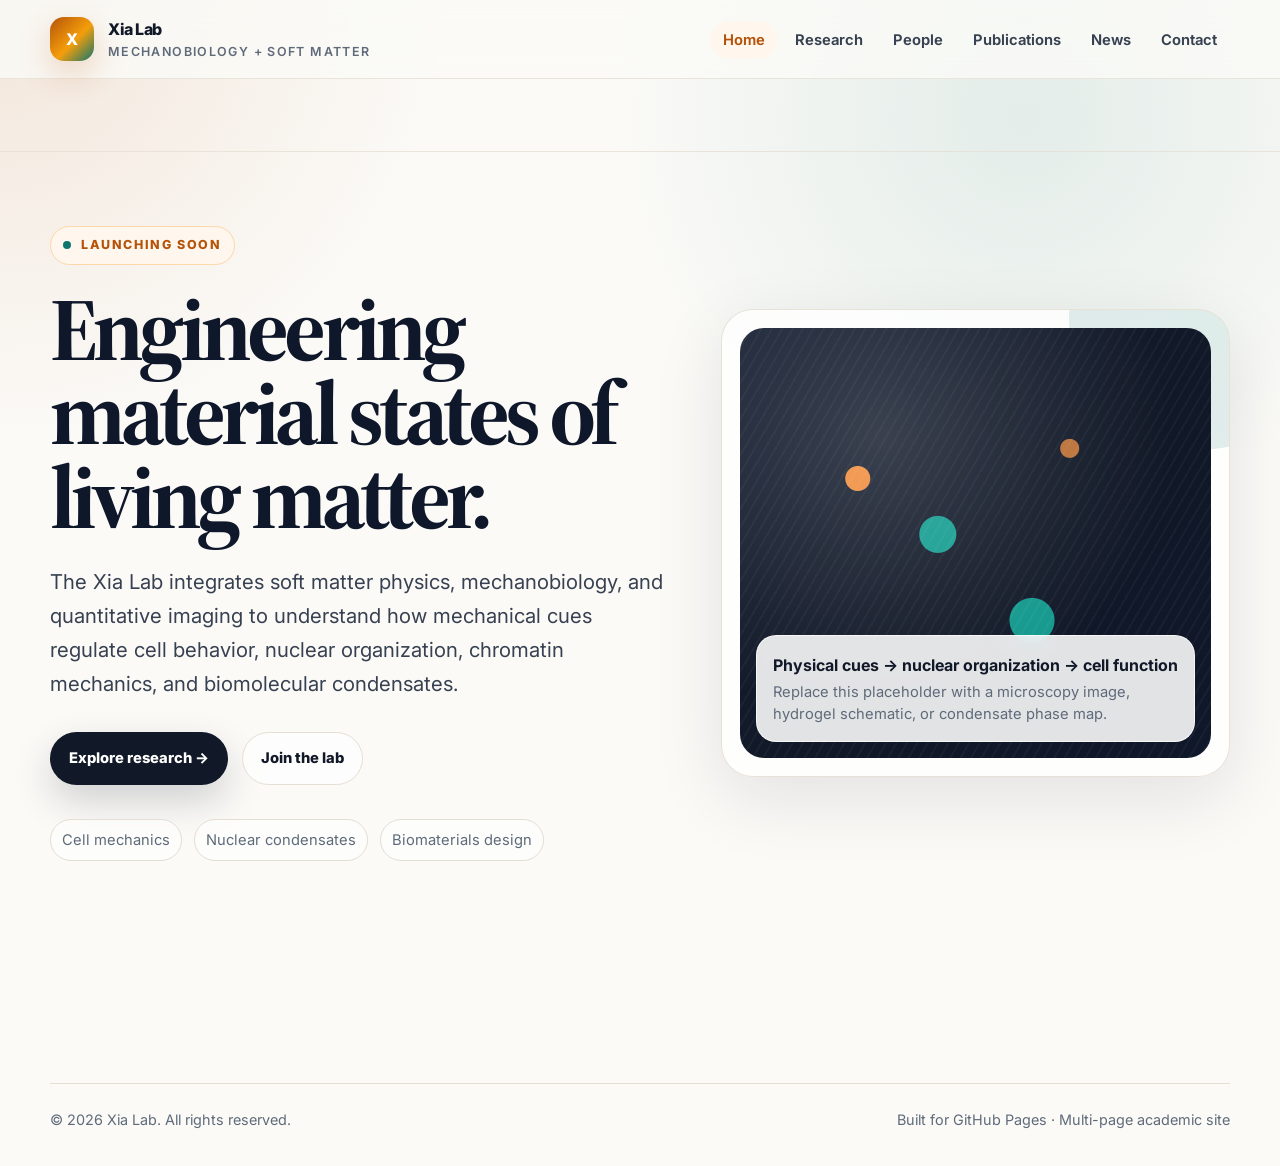
<file: index.html>
<!DOCTYPE html>
<html lang="en">
<head>
<meta charset="UTF-8" />
<meta name="viewport" content="width=device-width, initial-scale=1.0" />
<title>Xia Lab | Home</title>
<meta name="description" content="Xia Lab studies soft matter mechanobiology, nuclear mechanics, chromatin organization, and biomolecular condensates." />
<link rel="preconnect" href="https://fonts.googleapis.com">
<link rel="preconnect" href="https://fonts.gstatic.com" crossorigin>
<link href="https://fonts.googleapis.com/css2?family=Inter:wght@400;500;600;700;800&family=Source+Serif+4:opsz,wght@8..60,500;8..60,650;8..60,750&display=swap" rel="stylesheet">
<link rel="stylesheet" href="assets/styles.css" />
</head>
<body>
<a class="skip-link" href="#main">Skip to content</a>
<header class="site-header">
  <div class="container navbar">
    <a class="logo" href="index.html" aria-label="Xia Lab home">
      <span class="logo-mark">X</span>
      <span class="logo-text">Xia Lab<span>Mechanobiology + Soft Matter</span></span>
    </a>
    <nav aria-label="Primary navigation">
      <ul class="nav-links">
        <li><a class="active" href="index.html">Home</a></li><li><a href="research.html">Research</a></li><li><a href="people.html">People</a></li><li><a href="publications.html">Publications</a></li><li><a href="news.html">News</a></li><li><a href="contact.html">Contact</a></li>
      </ul>
    </nav>
    <button class="mobile-menu" onclick="toggleMenu()">Menu</button>
  </div>
</header>
<main id="main" class="page-main"><section class="hero" id="home"><div class="container hero-grid">
      <div>
        <div class="eyebrow">Launching soon</div>
        <h1>Engineering material states of living matter.</h1>
        <p class="hero-lede">The Xia Lab integrates soft matter physics, mechanobiology, and quantitative imaging to understand how mechanical cues regulate cell behavior, nuclear organization, chromatin mechanics, and biomolecular condensates.</p>
        <div class="hero-actions">
          <a class="btn btn-primary" href="research.html">Explore research →</a>
          <a class="btn btn-secondary" href="contact.html">Join the lab</a>
        </div>
        <div class="hero-meta">
          <span>Cell mechanics</span><span>Nuclear condensates</span><span>Biomaterials design</span>
        </div>
      </div>
      <div class="visual-card" aria-label="Scientific image placeholder">
        <div class="microscopy-placeholder"></div>
        <div class="visual-caption">
          <strong>Physical cues → nuclear organization → cell function</strong>
          <p>Replace this placeholder with a microscopy image, hydrogel schematic, or condensate phase map.</p>
        </div>
      </div>
    </div></section></main><footer>
  <div class="container footer-inner">
    <p>© <span id="year"></span> Xia Lab. All rights reserved.</p>
    <p>Built for GitHub Pages · Multi-page academic site</p>
  </div>
</footer><script src="assets/script.js"></script></body></html>
</file>
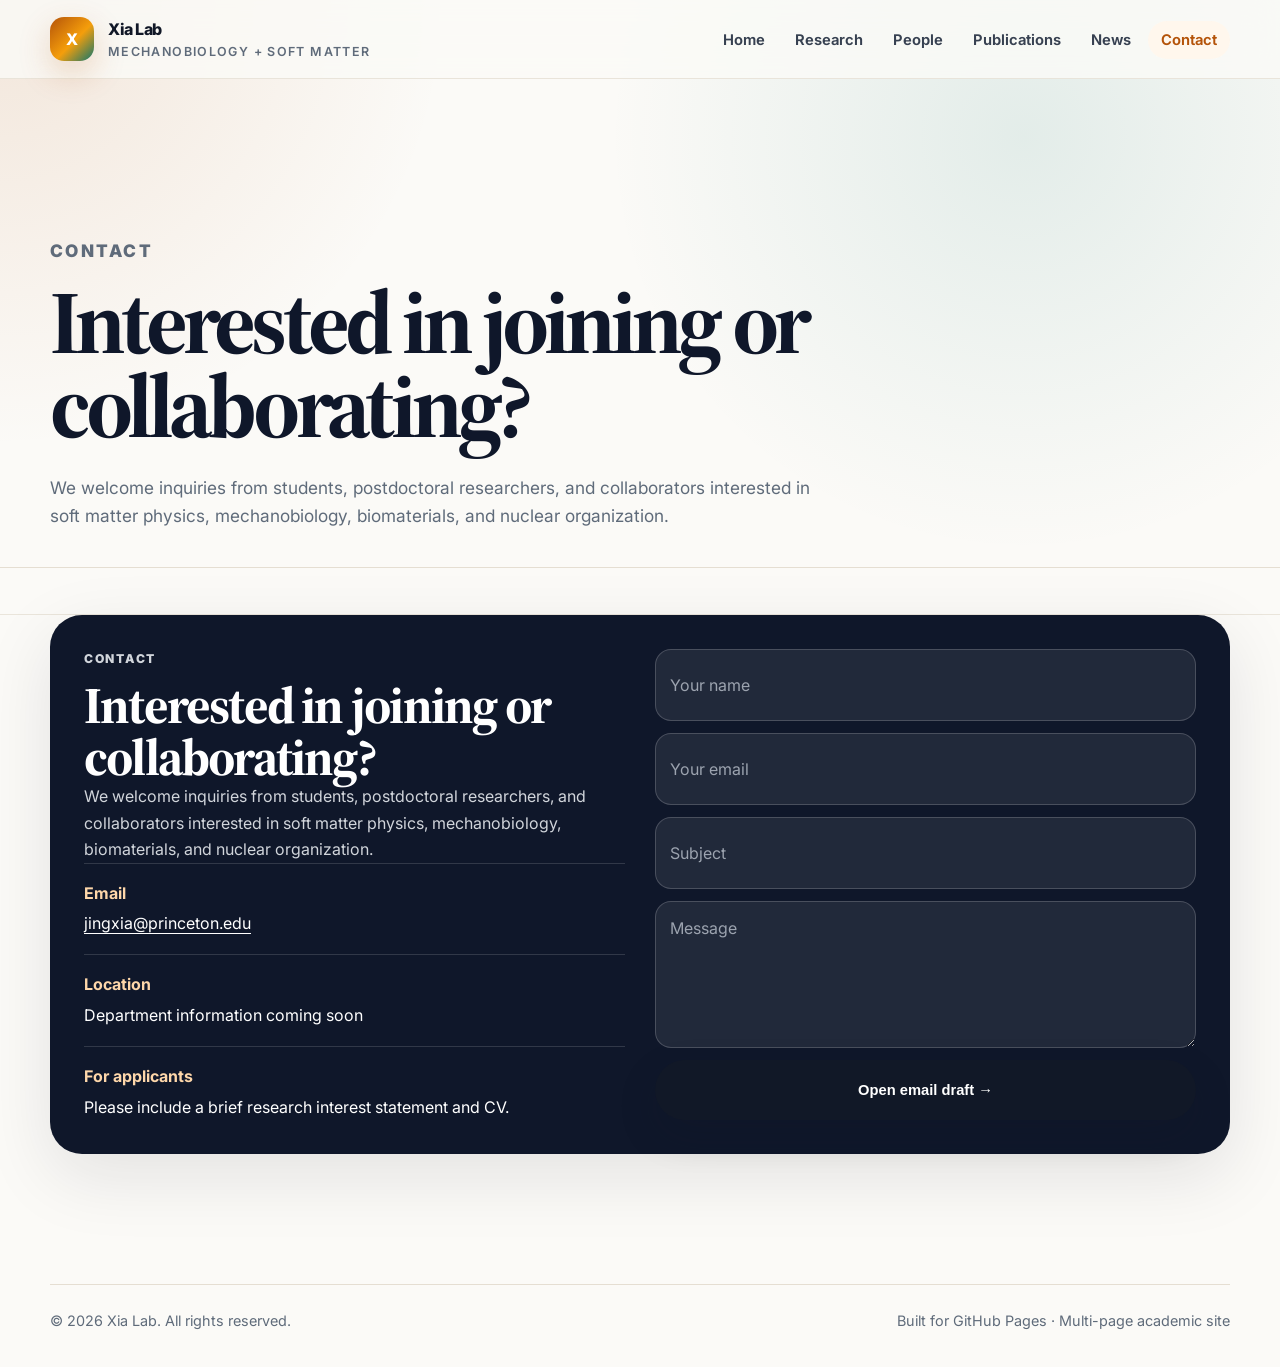
<file: contact.html>
<!DOCTYPE html>
<html lang="en">
<head>
<meta charset="UTF-8" />
<meta name="viewport" content="width=device-width, initial-scale=1.0" />
<title>Contact | Xia Lab</title>
<meta name="description" content="Xia Lab academic research website" />
<link rel="preconnect" href="https://fonts.googleapis.com">
<link rel="preconnect" href="https://fonts.gstatic.com" crossorigin>
<link href="https://fonts.googleapis.com/css2?family=Inter:wght@400;500;600;700;800&family=Source+Serif+4:opsz,wght@8..60,500;8..60,650;8..60,750&display=swap" rel="stylesheet">
<link rel="stylesheet" href="assets/styles.css" />
</head>
<body>
<a class="skip-link" href="#main">Skip to content</a>
<header class="site-header">
  <div class="container navbar">
    <a class="logo" href="index.html" aria-label="Xia Lab home">
      <span class="logo-mark">X</span>
      <span class="logo-text">Xia Lab<span>Mechanobiology + Soft Matter</span></span>
    </a>
    <nav aria-label="Primary navigation">
      <ul class="nav-links">
        <li><a href="index.html">Home</a></li><li><a href="research.html">Research</a></li><li><a href="people.html">People</a></li><li><a href="publications.html">Publications</a></li><li><a href="news.html">News</a></li><li><a class="active" href="contact.html">Contact</a></li>
      </ul>
    </nav>
    <button class="mobile-menu" onclick="toggleMenu()">Menu</button>
  </div>
</header>
<main id="main" class="page-main"><div class="page-hero"><div class="container"><p class="kicker">Contact</p><h1>Interested in joining or collaborating?</h1><p>We welcome inquiries from students, postdoctoral researchers, and collaborators interested in soft matter physics, mechanobiology, biomaterials, and nuclear organization.</p></div></div><section><div class="container contact-panel">
      <div>
        <p class="kicker">Contact</p>
        <h2>Interested in joining or collaborating?</h2>
        <p>We welcome inquiries from students, postdoctoral researchers, and collaborators interested in soft matter physics, mechanobiology, biomaterials, and nuclear organization.</p>
        <div class="contact-info">
          <div class="contact-item"><strong>Email</strong><a href="mailto:jingxia@princeton.edu">jingxia@princeton.edu</a></div>
          <div class="contact-item"><strong>Location</strong><span>Department information coming soon</span></div>
          <div class="contact-item"><strong>For applicants</strong><span>Please include a brief research interest statement and CV.</span></div>
        </div>
      </div>
      <form class="form" onsubmit="sendMail(event)">
        <input id="name" type="text" placeholder="Your name" required>
        <input id="email" type="email" placeholder="Your email" required>
        <input id="subject" type="text" placeholder="Subject" required>
        <textarea id="message" placeholder="Message" required></textarea>
        <button class="btn btn-primary" type="submit">Open email draft →</button>
      </form>
    </div></section></main><footer>
  <div class="container footer-inner">
    <p>© <span id="year"></span> Xia Lab. All rights reserved.</p>
    <p>Built for GitHub Pages · Multi-page academic site</p>
  </div>
</footer><script src="assets/script.js"></script></body></html>
</file>
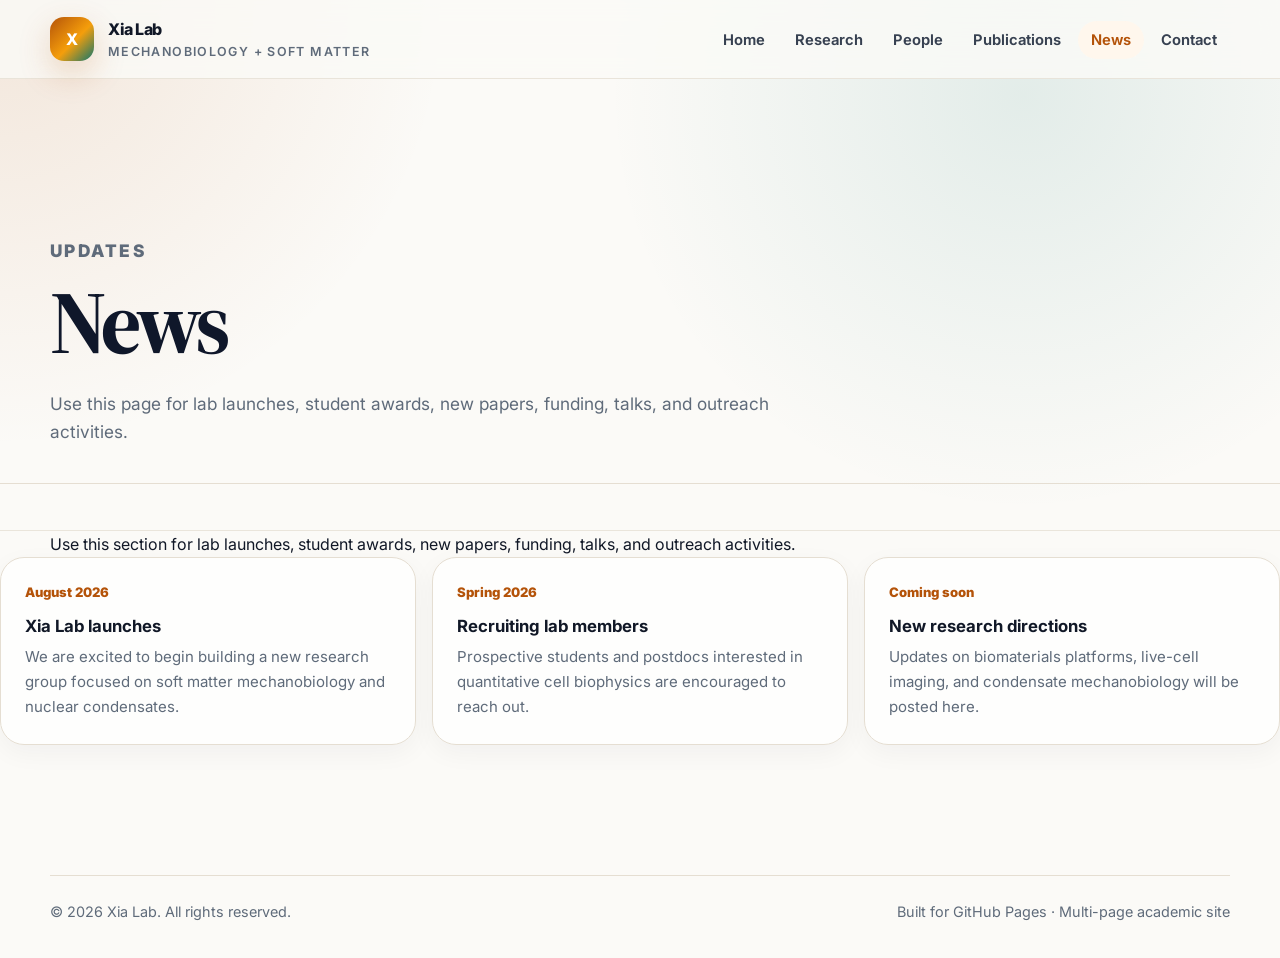
<file: news.html>
<!DOCTYPE html>
<html lang="en">
<head>
<meta charset="UTF-8" />
<meta name="viewport" content="width=device-width, initial-scale=1.0" />
<title>News | Xia Lab</title>
<meta name="description" content="Xia Lab academic research website" />
<link rel="preconnect" href="https://fonts.googleapis.com">
<link rel="preconnect" href="https://fonts.gstatic.com" crossorigin>
<link href="https://fonts.googleapis.com/css2?family=Inter:wght@400;500;600;700;800&family=Source+Serif+4:opsz,wght@8..60,500;8..60,650;8..60,750&display=swap" rel="stylesheet">
<link rel="stylesheet" href="assets/styles.css" />
</head>
<body>
<a class="skip-link" href="#main">Skip to content</a>
<header class="site-header">
  <div class="container navbar">
    <a class="logo" href="index.html" aria-label="Xia Lab home">
      <span class="logo-mark">X</span>
      <span class="logo-text">Xia Lab<span>Mechanobiology + Soft Matter</span></span>
    </a>
    <nav aria-label="Primary navigation">
      <ul class="nav-links">
        <li><a href="index.html">Home</a></li><li><a href="research.html">Research</a></li><li><a href="people.html">People</a></li><li><a href="publications.html">Publications</a></li><li><a class="active" href="news.html">News</a></li><li><a href="contact.html">Contact</a></li>
      </ul>
    </nav>
    <button class="mobile-menu" onclick="toggleMenu()">Menu</button>
  </div>
</header>
<main id="main" class="page-main"><div class="page-hero"><div class="container"><p class="kicker">Updates</p><h1>News</h1><p>Use this page for lab launches, student awards, new papers, funding, talks, and outreach activities.</p></div></div><section><div class="container"><p>Use this section for lab launches, student awards, new papers, funding, talks, and outreach activities.</p>
      </div>
      <div class="news-grid">
        <article class="card news-card"><time>August 2026</time><h3>Xia Lab launches</h3><p>We are excited to begin building a new research group focused on soft matter mechanobiology and nuclear condensates.</p></article>
        <article class="card news-card"><time>Spring 2026</time><h3>Recruiting lab members</h3><p>Prospective students and postdocs interested in quantitative cell biophysics are encouraged to reach out.</p></article>
        <article class="card news-card"><time>Coming soon</time><h3>New research directions</h3><p>Updates on biomaterials platforms, live-cell imaging, and condensate mechanobiology will be posted here.</p></article>
      </div>
    </div></section></main><footer>
  <div class="container footer-inner">
    <p>© <span id="year"></span> Xia Lab. All rights reserved.</p>
    <p>Built for GitHub Pages · Multi-page academic site</p>
  </div>
</footer><script src="assets/script.js"></script></body></html>
</file>
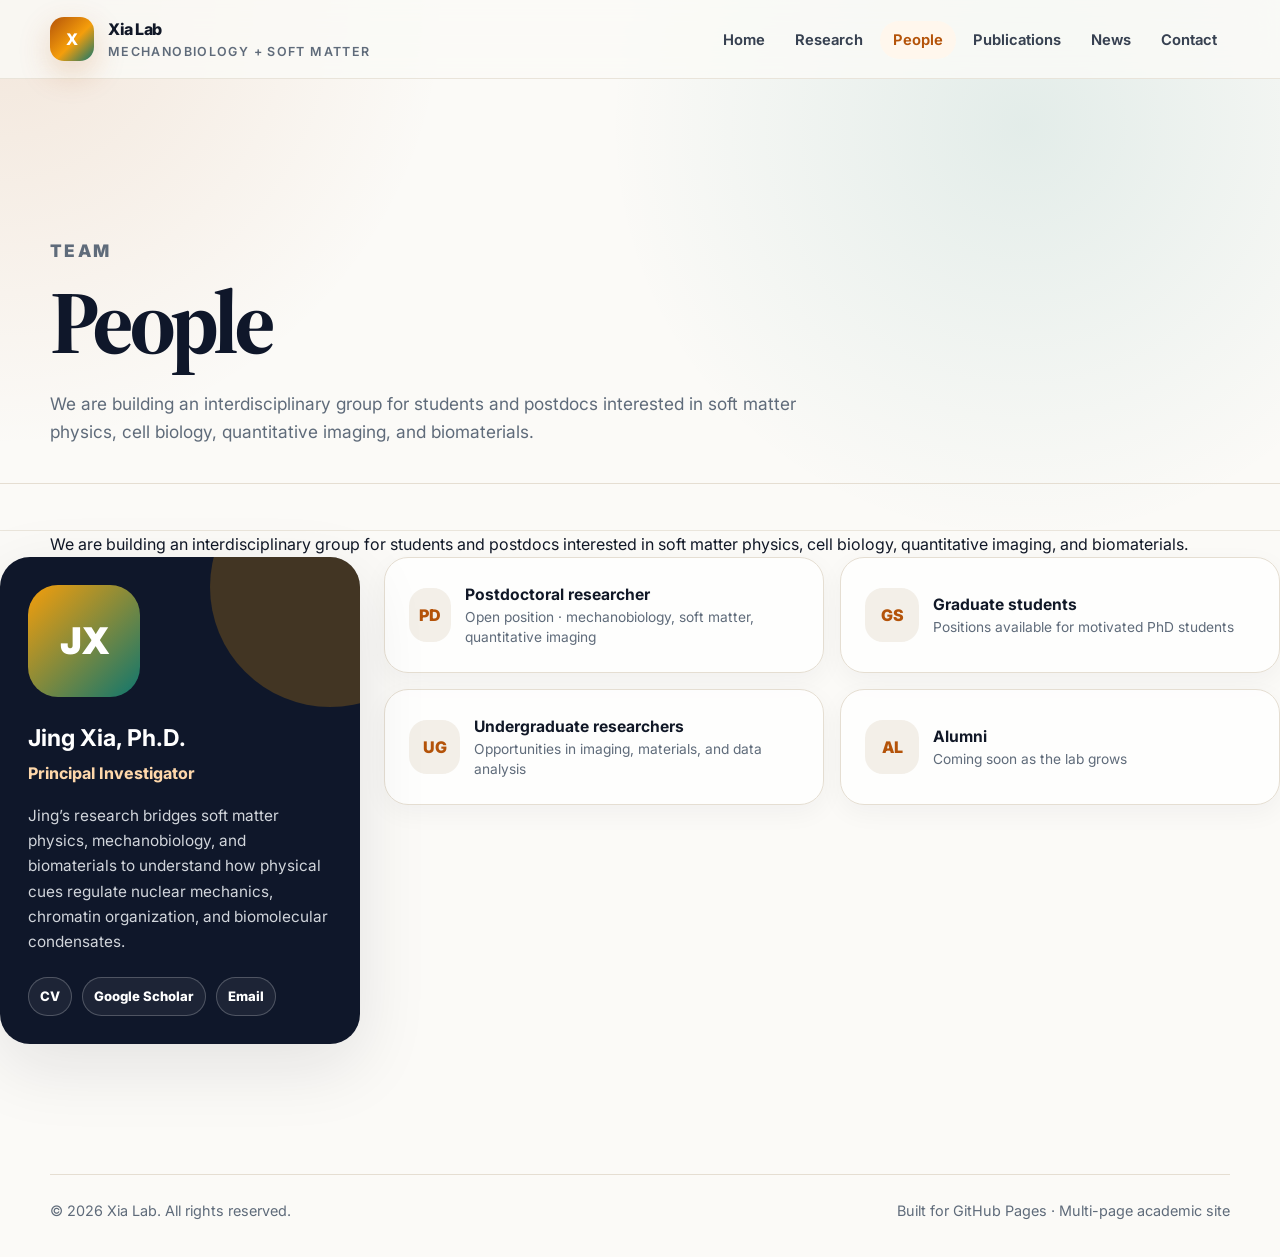
<file: people.html>
<!DOCTYPE html>
<html lang="en">
<head>
<meta charset="UTF-8" />
<meta name="viewport" content="width=device-width, initial-scale=1.0" />
<title>People | Xia Lab</title>
<meta name="description" content="Xia Lab academic research website" />
<link rel="preconnect" href="https://fonts.googleapis.com">
<link rel="preconnect" href="https://fonts.gstatic.com" crossorigin>
<link href="https://fonts.googleapis.com/css2?family=Inter:wght@400;500;600;700;800&family=Source+Serif+4:opsz,wght@8..60,500;8..60,650;8..60,750&display=swap" rel="stylesheet">
<link rel="stylesheet" href="assets/styles.css" />
</head>
<body>
<a class="skip-link" href="#main">Skip to content</a>
<header class="site-header">
  <div class="container navbar">
    <a class="logo" href="index.html" aria-label="Xia Lab home">
      <span class="logo-mark">X</span>
      <span class="logo-text">Xia Lab<span>Mechanobiology + Soft Matter</span></span>
    </a>
    <nav aria-label="Primary navigation">
      <ul class="nav-links">
        <li><a href="index.html">Home</a></li><li><a href="research.html">Research</a></li><li><a class="active" href="people.html">People</a></li><li><a href="publications.html">Publications</a></li><li><a href="news.html">News</a></li><li><a href="contact.html">Contact</a></li>
      </ul>
    </nav>
    <button class="mobile-menu" onclick="toggleMenu()">Menu</button>
  </div>
</header>
<main id="main" class="page-main"><div class="page-hero"><div class="container"><p class="kicker">Team</p><h1>People</h1><p>We are building an interdisciplinary group for students and postdocs interested in soft matter physics, cell biology, quantitative imaging, and biomaterials.</p></div></div><section><div class="container"><p>We are building an interdisciplinary group for students and postdocs interested in soft matter physics, cell biology, quantitative imaging, and biomaterials.</p>
      </div>
      <div class="people-layout">
        <aside class="pi-card">
          <div class="pi-photo">JX</div>
          <h3>Jing Xia, Ph.D.</h3>
          <div class="role">Principal Investigator</div>
          <p>Jing’s research bridges soft matter physics, mechanobiology, and biomaterials to understand how physical cues regulate nuclear mechanics, chromatin organization, and biomolecular condensates.</p>
          <div class="link-row"><a class="pill-link" href="#">CV</a><a class="pill-link" href="#">Google Scholar</a><a class="pill-link" href="mailto:jingxia@princeton.edu">Email</a></div>
        </aside>
        <div class="member-grid">
          <article class="card member-card"><div class="avatar">PD</div><div><h4>Postdoctoral researcher</h4><p>Open position · mechanobiology, soft matter, quantitative imaging</p></div></article>
          <article class="card member-card"><div class="avatar">GS</div><div><h4>Graduate students</h4><p>Positions available for motivated PhD students</p></div></article>
          <article class="card member-card"><div class="avatar">UG</div><div><h4>Undergraduate researchers</h4><p>Opportunities in imaging, materials, and data analysis</p></div></article>
          <article class="card member-card"><div class="avatar">AL</div><div><h4>Alumni</h4><p>Coming soon as the lab grows</p></div></article>
        </div>
      </div>
    </div></section></main><footer>
  <div class="container footer-inner">
    <p>© <span id="year"></span> Xia Lab. All rights reserved.</p>
    <p>Built for GitHub Pages · Multi-page academic site</p>
  </div>
</footer><script src="assets/script.js"></script></body></html>
</file>
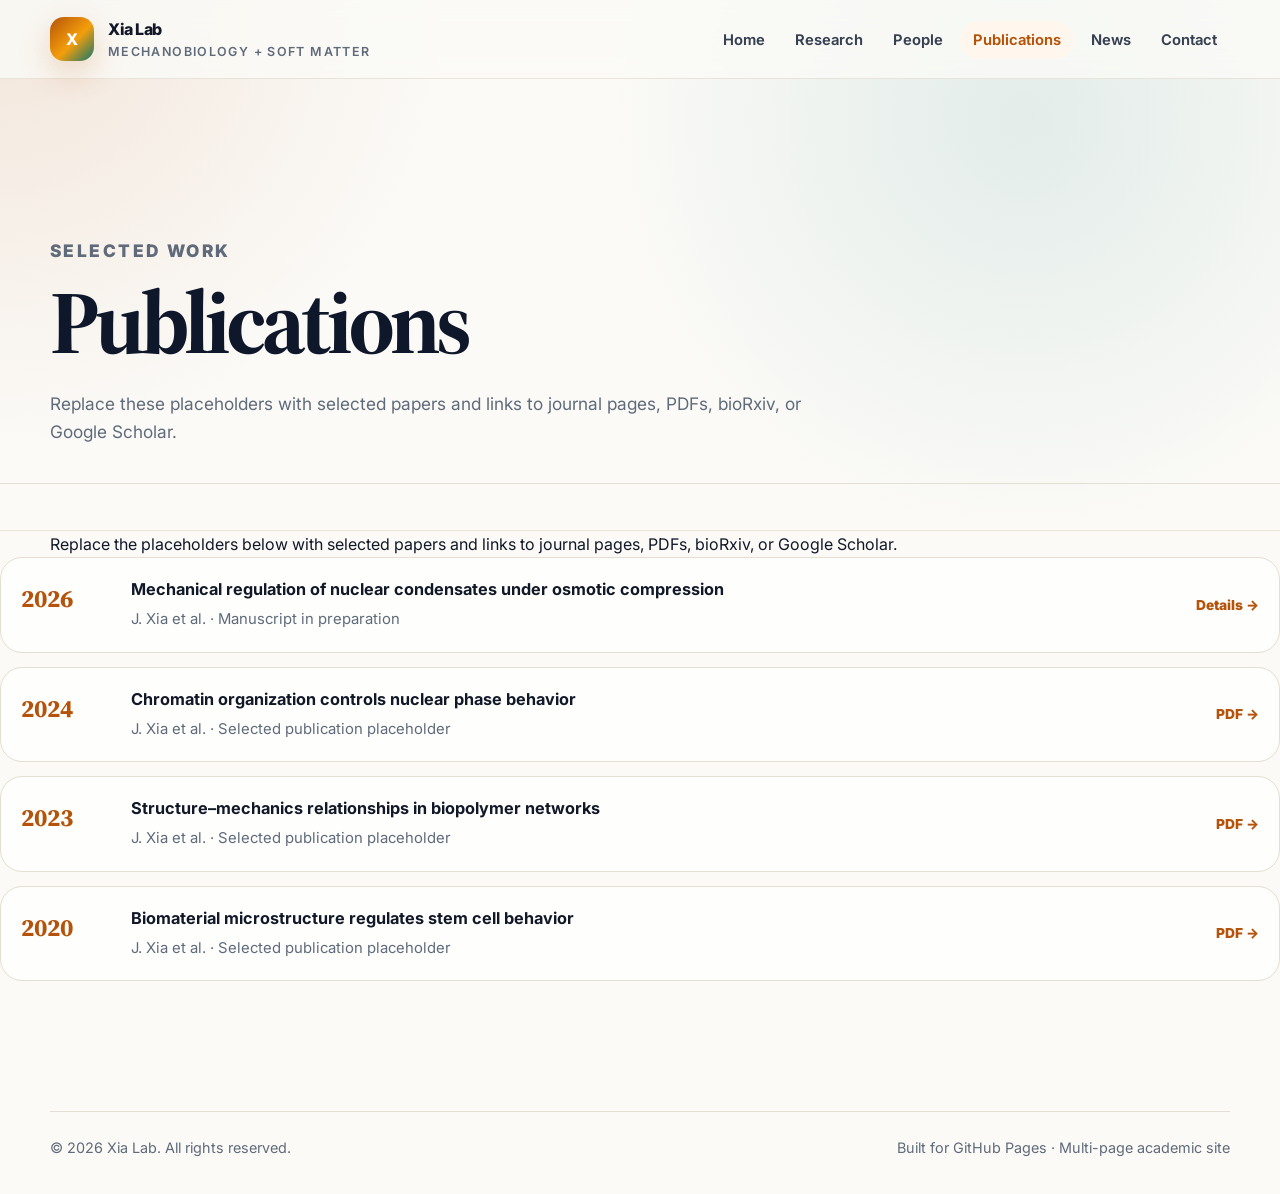
<file: publications.html>
<!DOCTYPE html>
<html lang="en">
<head>
<meta charset="UTF-8" />
<meta name="viewport" content="width=device-width, initial-scale=1.0" />
<title>Publications | Xia Lab</title>
<meta name="description" content="Xia Lab academic research website" />
<link rel="preconnect" href="https://fonts.googleapis.com">
<link rel="preconnect" href="https://fonts.gstatic.com" crossorigin>
<link href="https://fonts.googleapis.com/css2?family=Inter:wght@400;500;600;700;800&family=Source+Serif+4:opsz,wght@8..60,500;8..60,650;8..60,750&display=swap" rel="stylesheet">
<link rel="stylesheet" href="assets/styles.css" />
</head>
<body>
<a class="skip-link" href="#main">Skip to content</a>
<header class="site-header">
  <div class="container navbar">
    <a class="logo" href="index.html" aria-label="Xia Lab home">
      <span class="logo-mark">X</span>
      <span class="logo-text">Xia Lab<span>Mechanobiology + Soft Matter</span></span>
    </a>
    <nav aria-label="Primary navigation">
      <ul class="nav-links">
        <li><a href="index.html">Home</a></li><li><a href="research.html">Research</a></li><li><a href="people.html">People</a></li><li><a class="active" href="publications.html">Publications</a></li><li><a href="news.html">News</a></li><li><a href="contact.html">Contact</a></li>
      </ul>
    </nav>
    <button class="mobile-menu" onclick="toggleMenu()">Menu</button>
  </div>
</header>
<main id="main" class="page-main"><div class="page-hero"><div class="container"><p class="kicker">Selected work</p><h1>Publications</h1><p>Replace these placeholders with selected papers and links to journal pages, PDFs, bioRxiv, or Google Scholar.</p></div></div><section><div class="container"><p>Replace the placeholders below with selected papers and links to journal pages, PDFs, bioRxiv, or Google Scholar.</p>
      </div>
      <div class="pub-list">
        <article class="pub"><div class="year">2026</div><div><h3>Mechanical regulation of nuclear condensates under osmotic compression</h3><p>J. Xia et al. · Manuscript in preparation</p></div><a href="#">Details →</a></article>
        <article class="pub"><div class="year">2024</div><div><h3>Chromatin organization controls nuclear phase behavior</h3><p>J. Xia et al. · Selected publication placeholder</p></div><a href="#">PDF →</a></article>
        <article class="pub"><div class="year">2023</div><div><h3>Structure–mechanics relationships in biopolymer networks</h3><p>J. Xia et al. · Selected publication placeholder</p></div><a href="#">PDF →</a></article>
        <article class="pub"><div class="year">2020</div><div><h3>Biomaterial microstructure regulates stem cell behavior</h3><p>J. Xia et al. · Selected publication placeholder</p></div><a href="#">PDF →</a></article>
      </div>
    </div></section></main><footer>
  <div class="container footer-inner">
    <p>© <span id="year"></span> Xia Lab. All rights reserved.</p>
    <p>Built for GitHub Pages · Multi-page academic site</p>
  </div>
</footer><script src="assets/script.js"></script></body></html>
</file>
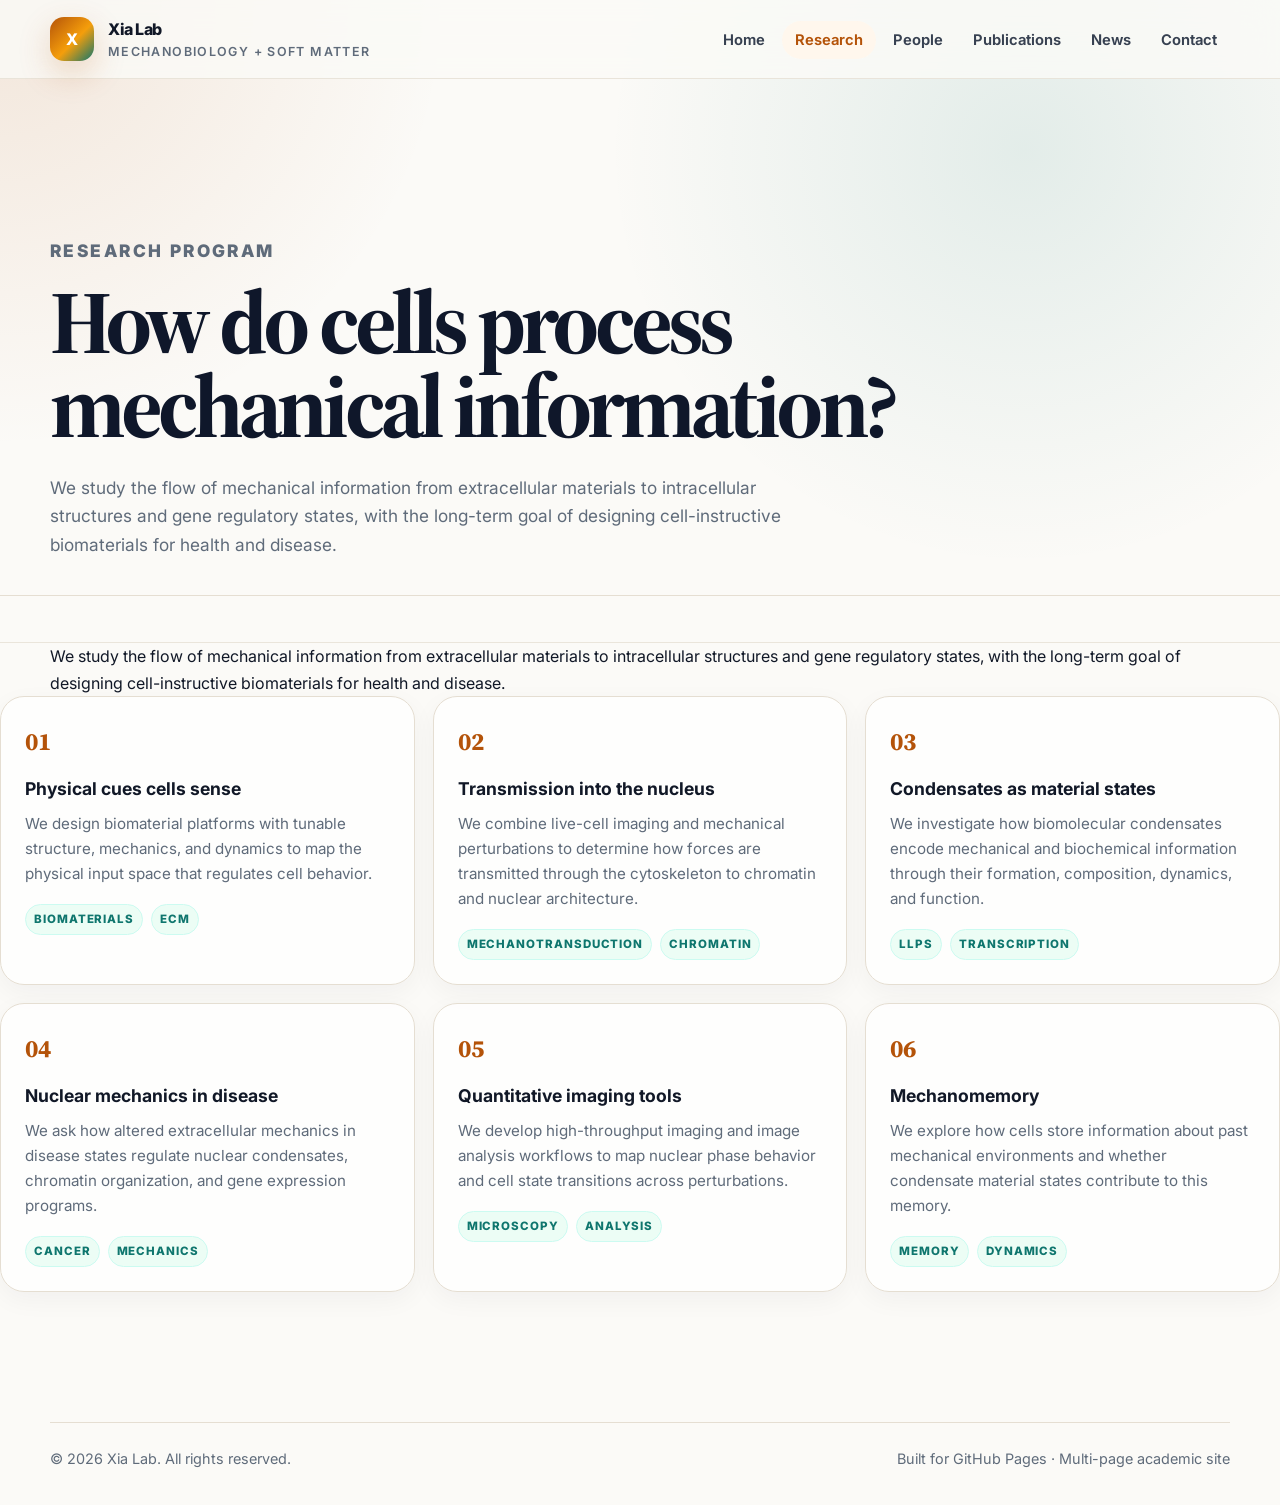
<file: research.html>
<!DOCTYPE html>
<html lang="en">
<head>
<meta charset="UTF-8" />
<meta name="viewport" content="width=device-width, initial-scale=1.0" />
<title>Research | Xia Lab</title>
<meta name="description" content="Xia Lab academic research website" />
<link rel="preconnect" href="https://fonts.googleapis.com">
<link rel="preconnect" href="https://fonts.gstatic.com" crossorigin>
<link href="https://fonts.googleapis.com/css2?family=Inter:wght@400;500;600;700;800&family=Source+Serif+4:opsz,wght@8..60,500;8..60,650;8..60,750&display=swap" rel="stylesheet">
<link rel="stylesheet" href="assets/styles.css" />
</head>
<body>
<a class="skip-link" href="#main">Skip to content</a>
<header class="site-header">
  <div class="container navbar">
    <a class="logo" href="index.html" aria-label="Xia Lab home">
      <span class="logo-mark">X</span>
      <span class="logo-text">Xia Lab<span>Mechanobiology + Soft Matter</span></span>
    </a>
    <nav aria-label="Primary navigation">
      <ul class="nav-links">
        <li><a href="index.html">Home</a></li><li><a class="active" href="research.html">Research</a></li><li><a href="people.html">People</a></li><li><a href="publications.html">Publications</a></li><li><a href="news.html">News</a></li><li><a href="contact.html">Contact</a></li>
      </ul>
    </nav>
    <button class="mobile-menu" onclick="toggleMenu()">Menu</button>
  </div>
</header>
<main id="main" class="page-main"><div class="page-hero"><div class="container"><p class="kicker">Research program</p><h1>How do cells process mechanical information?</h1><p>We study the flow of mechanical information from extracellular materials to intracellular structures and gene regulatory states, with the long-term goal of designing cell-instructive biomaterials for health and disease.</p></div></div><section><div class="container"><p>We study the flow of mechanical information from extracellular materials to intracellular structures and gene regulatory states, with the long-term goal of designing cell-instructive biomaterials for health and disease.</p>
      </div>
      <div class="research-grid">
        <article class="card"><div class="card-num">01</div><h3>Physical cues cells sense</h3><p>We design biomaterial platforms with tunable structure, mechanics, and dynamics to map the physical input space that regulates cell behavior.</p><div class="tags"><span class="tag">Biomaterials</span><span class="tag">ECM</span></div></article>
        <article class="card"><div class="card-num">02</div><h3>Transmission into the nucleus</h3><p>We combine live-cell imaging and mechanical perturbations to determine how forces are transmitted through the cytoskeleton to chromatin and nuclear architecture.</p><div class="tags"><span class="tag">Mechanotransduction</span><span class="tag">Chromatin</span></div></article>
        <article class="card"><div class="card-num">03</div><h3>Condensates as material states</h3><p>We investigate how biomolecular condensates encode mechanical and biochemical information through their formation, composition, dynamics, and function.</p><div class="tags"><span class="tag">LLPS</span><span class="tag">Transcription</span></div></article>
        <article class="card"><div class="card-num">04</div><h3>Nuclear mechanics in disease</h3><p>We ask how altered extracellular mechanics in disease states regulate nuclear condensates, chromatin organization, and gene expression programs.</p><div class="tags"><span class="tag">Cancer</span><span class="tag">Mechanics</span></div></article>
        <article class="card"><div class="card-num">05</div><h3>Quantitative imaging tools</h3><p>We develop high-throughput imaging and image analysis workflows to map nuclear phase behavior and cell state transitions across perturbations.</p><div class="tags"><span class="tag">Microscopy</span><span class="tag">Analysis</span></div></article>
        <article class="card"><div class="card-num">06</div><h3>Mechanomemory</h3><p>We explore how cells store information about past mechanical environments and whether condensate material states contribute to this memory.</p><div class="tags"><span class="tag">Memory</span><span class="tag">Dynamics</span></div></article>
      </div>
    </div></section></main><footer>
  <div class="container footer-inner">
    <p>© <span id="year"></span> Xia Lab. All rights reserved.</p>
    <p>Built for GitHub Pages · Multi-page academic site</p>
  </div>
</footer><script src="assets/script.js"></script></body></html>
</file>
<file: assets/styles.css>
:root{
  --bg:#fbfaf7;
  --surface:#ffffff;
  --surface-soft:#f3efe8;
  --ink:#111827;
  --muted:#5f6b7a;
  --muted-2:#8a94a3;
  --line:#e5ded2;
  --brand:#b45309;
  --brand-2:#0f766e;
  --brand-soft:#fff7ed;
  --shadow:0 22px 70px rgba(17,24,39,.10);
  --radius:24px;
  --max:1180px;
}
*{box-sizing:border-box;margin:0;padding:0}
html{scroll-behavior:smooth}
body{
  font-family:Inter,system-ui,-apple-system,BlinkMacSystemFont,"Segoe UI",sans-serif;
  background:
    radial-gradient(circle at top left, rgba(180,83,9,.12), transparent 28rem),
    radial-gradient(circle at 80% 10%, rgba(15,118,110,.10), transparent 26rem),
    var(--bg);
  color:var(--ink);
  line-height:1.65;
}
a{color:inherit;text-decoration:none}
img{max-width:100%;display:block}
.container{width:min(var(--max), calc(100% - 40px));margin-inline:auto}
.skip-link{position:absolute;left:-999px;top:12px;background:var(--ink);color:white;padding:10px 14px;border-radius:999px;z-index:1000}
.skip-link:focus{left:12px}

/* Header */
.site-header{
  position:sticky;top:0;z-index:50;
  backdrop-filter:blur(16px);
  background:rgba(251,250,247,.82);
  border-bottom:1px solid rgba(229,222,210,.78);
}
.navbar{height:78px;display:flex;align-items:center;justify-content:space-between;gap:24px}
.logo{display:flex;align-items:center;gap:14px;font-weight:800;letter-spacing:-.03em}
.logo-mark{
  width:44px;height:44px;border-radius:14px;
  background:linear-gradient(135deg,var(--brand),#f59e0b 55%,var(--brand-2));
  color:white;display:grid;place-items:center;font-weight:800;box-shadow:0 12px 32px rgba(180,83,9,.22)
}
.logo-text span{display:block;font-size:.78rem;font-weight:600;letter-spacing:.11em;text-transform:uppercase;color:var(--muted)}
.nav-links{display:flex;align-items:center;gap:4px;list-style:none}
.nav-links a{font-size:.92rem;font-weight:650;color:#374151;padding:10px 13px;border-radius:999px;transition:.2s ease}
.nav-links a:hover{background:var(--surface-soft);color:var(--brand)}
.mobile-menu{display:none;border:1px solid var(--line);background:var(--surface);border-radius:999px;padding:9px 13px;font-weight:700;color:var(--ink)}

/* Hero */
.hero{padding:82px 0 56px}
.hero-grid{display:grid;grid-template-columns:minmax(0,1.1fr) minmax(320px,.9fr);gap:48px;align-items:center}
.eyebrow{display:inline-flex;align-items:center;gap:10px;font-size:.78rem;font-weight:800;letter-spacing:.13em;text-transform:uppercase;color:var(--brand);background:var(--brand-soft);border:1px solid #fed7aa;padding:8px 12px;border-radius:999px;margin-bottom:22px}
.eyebrow:before{content:"";width:8px;height:8px;border-radius:50%;background:var(--brand-2)}
h1{font-family:"Source Serif 4",Georgia,serif;font-size:clamp(3.1rem,7vw,6.6rem);line-height:.94;letter-spacing:-.055em;margin-bottom:26px;color:#0f172a}
.hero-lede{font-size:clamp(1.05rem,2vw,1.28rem);color:#374151;max-width:720px;margin-bottom:32px}
.hero-actions{display:flex;flex-wrap:wrap;gap:14px;margin-bottom:34px}
.btn{display:inline-flex;align-items:center;justify-content:center;gap:10px;border-radius:999px;padding:13px 18px;font-weight:800;font-size:.92rem;transition:.2s ease;border:1px solid transparent}
.btn-primary{background:var(--ink);color:white;box-shadow:0 16px 38px rgba(17,24,39,.18)}
.btn-primary:hover{transform:translateY(-2px);box-shadow:0 22px 48px rgba(17,24,39,.22)}
.btn-secondary{background:rgba(255,255,255,.74);border-color:var(--line);color:var(--ink)}
.btn-secondary:hover{background:white;transform:translateY(-2px)}
.hero-meta{display:flex;flex-wrap:wrap;gap:12px;color:var(--muted);font-size:.92rem}
.hero-meta span{border:1px solid var(--line);background:rgba(255,255,255,.62);padding:8px 11px;border-radius:999px}
.visual-card{position:relative;background:rgba(255,255,255,.74);border:1px solid rgba(229,222,210,.9);border-radius:32px;padding:18px;box-shadow:var(--shadow);overflow:hidden}
.visual-card:before{content:"";position:absolute;inset:-120px -100px auto auto;width:260px;height:260px;border-radius:50%;background:rgba(15,118,110,.12)}
.microscopy-placeholder{position:relative;height:430px;border-radius:24px;background:
  radial-gradient(circle at 25% 35%, rgba(251,146,60,.95) 0 12px, transparent 13px),
  radial-gradient(circle at 42% 48%, rgba(20,184,166,.82) 0 18px, transparent 19px),
  radial-gradient(circle at 70% 28%, rgba(251,146,60,.72) 0 9px, transparent 10px),
  radial-gradient(circle at 62% 68%, rgba(20,184,166,.80) 0 22px, transparent 23px),
  linear-gradient(135deg,#172033,#111827 55%,#0f172a);
  overflow:hidden;
}
.microscopy-placeholder:after{content:"";position:absolute;inset:0;background:radial-gradient(circle at 30% 25%, rgba(255,255,255,.16), transparent 18rem), repeating-linear-gradient(120deg, rgba(255,255,255,.035) 0 2px, transparent 2px 9px)}
.visual-caption{position:absolute;left:34px;right:34px;bottom:34px;background:rgba(255,255,255,.88);backdrop-filter:blur(12px);border:1px solid rgba(255,255,255,.7);border-radius:20px;padding:16px}
.visual-caption strong{display:block;margin-bottom:3px}
.visual-caption p{color:var(--muted);font-size:.92rem;line-height:1.5}

/* Sections */
section{padding:76px 0;border-top:1px solid rgba(229,222,210,.75)}
.section-head{display:grid;grid-template-columns:.8fr 1.2fr;gap:40px;align-items:end;margin-bottom:34px}
.kicker{font-size:.76rem;font-weight:850;letter-spacing:.14em;text-transform:uppercase;color:var(--brand);margin-bottom:10px}
h2{font-family:"Source Serif 4",Georgia,serif;font-size:clamp(2.1rem,4vw,3.6rem);line-height:1.02;letter-spacing:-.035em;color:#0f172a}
.section-head p{font-size:1.02rem;color:var(--muted);max-width:650px}

.research-grid{display:grid;grid-template-columns:repeat(3,1fr);gap:18px}
.card{background:rgba(255,255,255,.78);border:1px solid var(--line);border-radius:var(--radius);padding:24px;box-shadow:0 8px 26px rgba(17,24,39,.045);transition:.2s ease}
.card:hover{transform:translateY(-4px);box-shadow:0 18px 48px rgba(17,24,39,.09)}
.card-num{font-family:"Source Serif 4",Georgia,serif;color:var(--brand);font-weight:750;font-size:1.55rem;margin-bottom:16px}
.card h3{font-size:1.1rem;line-height:1.3;margin-bottom:10px;color:#111827}
.card p{font-size:.95rem;color:var(--muted)}
.tags{display:flex;flex-wrap:wrap;gap:8px;margin-top:18px}
.tag{font-size:.72rem;font-weight:800;text-transform:uppercase;letter-spacing:.08em;color:var(--brand-2);background:#ecfdf5;border:1px solid #ccfbf1;border-radius:999px;padding:5px 8px}

.people-layout{display:grid;grid-template-columns:360px 1fr;gap:24px;align-items:start}
.pi-card{position:sticky;top:100px;background:#0f172a;color:white;border-radius:30px;padding:28px;box-shadow:var(--shadow);overflow:hidden}
.pi-card:before{content:"";position:absolute;width:240px;height:240px;border-radius:50%;right:-90px;top:-90px;background:rgba(245,158,11,.22)}
.pi-photo{position:relative;width:112px;height:112px;border-radius:30px;background:linear-gradient(135deg,#f59e0b,var(--brand-2));display:grid;place-items:center;font-size:2.3rem;font-weight:900;margin-bottom:22px}
.pi-card h3{font-size:1.45rem;margin-bottom:3px}.pi-card .role{color:#fed7aa;font-weight:750;margin-bottom:16px}.pi-card p{color:#d1d5db;font-size:.96rem}.link-row{display:flex;flex-wrap:wrap;gap:10px;margin-top:22px}.pill-link{border:1px solid rgba(255,255,255,.22);border-radius:999px;padding:8px 11px;font-size:.82rem;font-weight:800;color:white;background:rgba(255,255,255,.06)}
.member-grid{display:grid;grid-template-columns:repeat(2,1fr);gap:16px}.member-card{display:flex;gap:14px;align-items:center}.avatar{width:54px;height:54px;border-radius:18px;background:var(--surface-soft);display:grid;place-items:center;font-weight:850;color:var(--brand)}.member-card h4{font-size:.98rem}.member-card p{font-size:.86rem;color:var(--muted);line-height:1.45}

.pub-list{display:grid;gap:14px}.pub{display:grid;grid-template-columns:90px 1fr auto;gap:20px;align-items:start;background:rgba(255,255,255,.78);border:1px solid var(--line);border-radius:22px;padding:20px}.year{font-family:"Source Serif 4",Georgia,serif;font-size:1.55rem;font-weight:750;color:var(--brand)}.pub h3{font-size:1.02rem;line-height:1.35;margin-bottom:7px}.pub p{color:var(--muted);font-size:.93rem}.pub a{align-self:center;color:var(--brand);font-weight:850;font-size:.86rem}

.news-grid{display:grid;grid-template-columns:repeat(3,1fr);gap:16px}.news-card time{display:block;color:var(--brand);font-weight:850;font-size:.82rem;margin-bottom:11px}.news-card h3{font-size:1.05rem;line-height:1.35;margin-bottom:8px}.news-card p{color:var(--muted);font-size:.94rem}

.contact-panel{display:grid;grid-template-columns:1fr 1fr;gap:30px;background:#0f172a;color:white;border-radius:32px;padding:34px;box-shadow:var(--shadow)}.contact-panel h2{color:white}.contact-panel p{color:#d1d5db}.contact-info{display:grid;gap:18px}.contact-item{border-top:1px solid rgba(255,255,255,.14);padding-top:16px}.contact-item strong{display:block;color:#fed7aa;margin-bottom:4px}.contact-item a{color:white;text-decoration:underline;text-underline-offset:4px}
.form{display:grid;gap:12px}.form input,.form textarea{width:100%;border:1px solid rgba(255,255,255,.18);background:rgba(255,255,255,.08);color:white;border-radius:16px;padding:13px 14px;font:inherit}.form input::placeholder,.form textarea::placeholder{color:#9ca3af}.form textarea{min-height:130px;resize:vertical}.form button{border:0;cursor:pointer}

footer{padding:34px 0;color:var(--muted);font-size:.9rem}.footer-inner{display:flex;justify-content:space-between;gap:20px;border-top:1px solid var(--line);padding-top:24px}

@media (max-width:900px){
  .nav-links{display:none}.mobile-menu{display:inline-flex}.navbar{height:68px}.hero{padding-top:50px}.hero-grid,.section-head,.people-layout,.contact-panel{grid-template-columns:1fr}.visual-card{order:-1}.microscopy-placeholder{height:310px}.research-grid,.news-grid{grid-template-columns:1fr}.pi-card{position:relative;top:auto}.pub{grid-template-columns:1fr}.pub a{justify-self:start}.footer-inner{flex-direction:column}.member-grid{grid-template-columns:1fr}
}
@media (max-width:560px){.container{width:min(100% - 28px,var(--max))}h1{font-size:3.1rem}.hero-actions{display:grid}.btn{width:100%}.visual-caption{left:26px;right:26px;bottom:26px}.contact-panel{padding:24px;border-radius:24px}}


/* Multi-page refinements */
main.page-main{padding:72px 0 96px;min-height:calc(100vh - 160px)}
main.page-main .hero{padding:74px 0 92px}
main.page-main section{padding:0}
.page-hero{padding:70px 0 36px;border-bottom:1px solid var(--line);margin-bottom:46px}
.page-hero .kicker{margin-bottom:14px}.page-hero h1{max-width:880px}.page-hero p{max-width:760px;color:var(--muted);font-size:1.08rem;margin-top:16px}
.nav-links a.active{background:var(--brand-soft);color:var(--brand);border-color:rgba(180,83,9,.18)}
.logo[href]{cursor:pointer}
@media (max-width:900px){main.page-main{padding:40px 0 70px}.page-hero{padding:44px 0 28px;margin-bottom:34px}}
</file>
